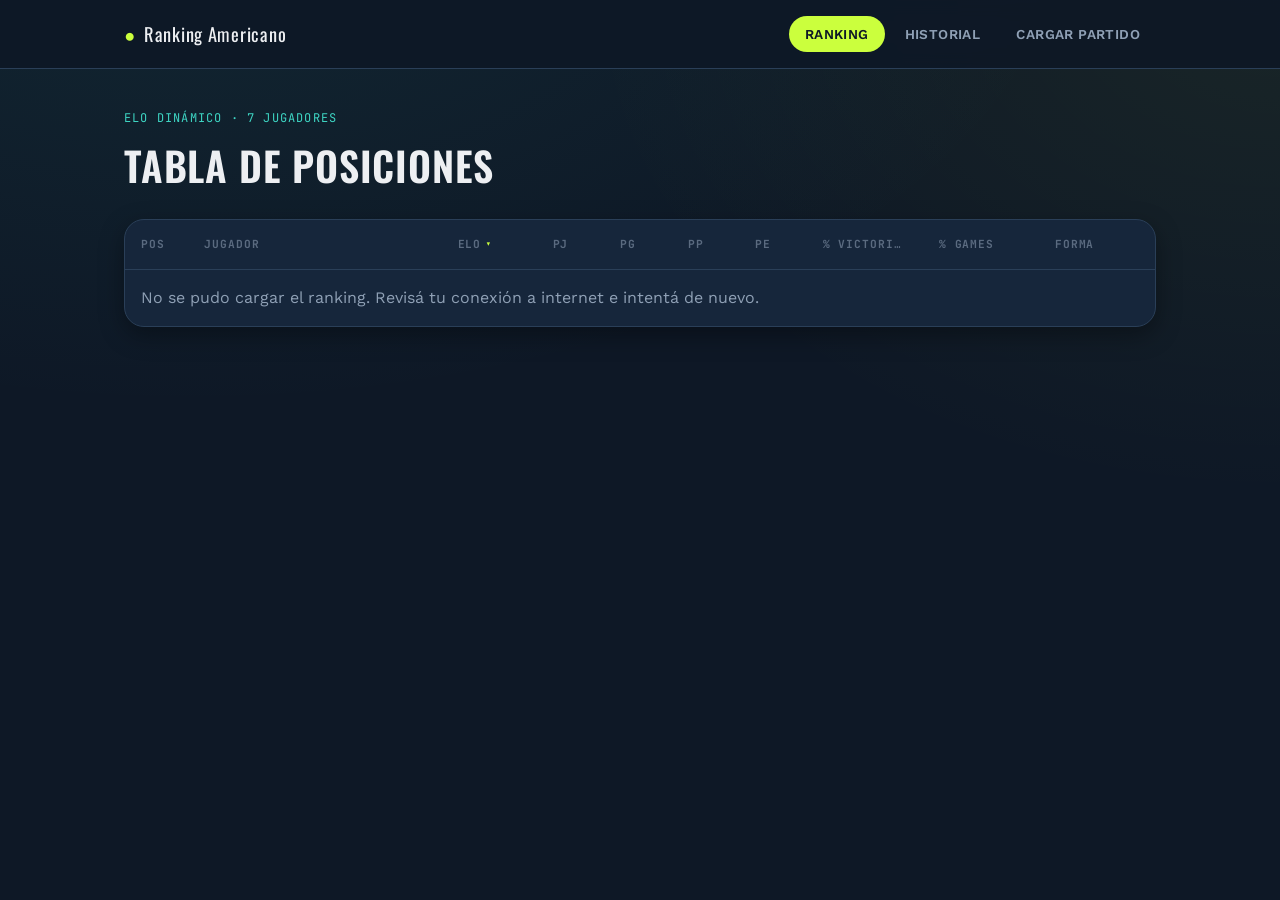
<file: index.html>
<!DOCTYPE html>
<html lang="es">
<head>
  <meta charset="UTF-8" />
  <meta name="viewport" content="width=device-width, initial-scale=1.0" />
  <title>Ranking — Americano de Pádel</title>
  <meta name="description" content="Ranking Elo del grupo de pádel: posiciones, estadísticas y forma reciente de cada jugador." />

  <link rel="preconnect" href="https://fonts.googleapis.com" />
  <link rel="preconnect" href="https://fonts.gstatic.com" crossorigin />
  <link href="https://fonts.googleapis.com/css2?family=Oswald:wght@500;600;700&family=Work+Sans:wght@400;500;600&family=JetBrains+Mono:wght@400;600;700&display=swap" rel="stylesheet" />
  <link rel="icon" type="image/png" href="/assets/images/favicon.png" />
  <link rel="stylesheet" href="css/reset.css" />
  <link rel="stylesheet" href="css/variables.css" />
  <link rel="stylesheet" href="css/styles.css" />
</head>
<body>

  <header class="site-header">
    <div class="container">
      <a href="index.html" class="brand"><span class="brand-mark">●</span> Ranking Americano</a>
      <button class="nav-toggle" id="nav-toggle" aria-expanded="false" aria-controls="main-nav" aria-label="Abrir menú">
        <span class="nav-toggle__bar"></span>
        <span class="nav-toggle__bar"></span>
        <span class="nav-toggle__bar"></span>
      </button>
      <nav class="main-nav" id="main-nav" aria-label="Navegación principal">
        <a href="index.html" aria-current="page">Ranking</a>
        <a href="historial.html">Historial</a>
        <a href="cargar.html">Cargar Partido</a>
      </nav>
    </div>
  </header>

  <main>
    <div class="container">
      <div class="page-header">
        <span class="eyebrow">Elo dinámico · 7 jugadores</span>
        <h1>Tabla de posiciones</h1>
      </div>

      <div class="table-scroll">
        <table class="ranking-table">
          <colgroup>
            <col class="col-pos" />
            <col class="col-jugador" />
            <col class="col-elo" />
            <col class="col-pj" />
            <col class="col-pg" />
            <col class="col-pp" />
            <col class="col-pe" />
            <col class="col-pctv" />
            <col class="col-pctg" />
            <col class="col-forma" />
          </colgroup>
          <thead>
            <tr>
              <th>Pos</th>
              <th>Jugador</th>
              <th data-criterio="elo" tabindex="0" role="button" aria-sort="descending">Elo</th>
              <th data-criterio="partidos" tabindex="0" role="button" aria-sort="none">PJ</th>
              <th data-criterio="victorias" tabindex="0" role="button" aria-sort="none">PG</th>
              <th data-criterio="derrotas" tabindex="0" role="button" aria-sort="none">PP</th>
              <th data-criterio="empates" tabindex="0" role="button" aria-sort="none">PE</th>
              <th data-criterio="pctVictorias" tabindex="0" role="button" aria-sort="none">% Victorias</th>
              <th data-criterio="pctGames" tabindex="0" role="button" aria-sort="none">% Games</th>
              <th>Forma</th>
            </tr>
          </thead>
          <tbody id="ranking-body">
            <tr><td colspan="10" class="empty-state">Cargando ranking…</td></tr>
          </tbody>
        </table>
      </div>
    </div>
  </main>

  <script src="js/nav.js"></script>
  <script src="js/data.js"></script>
  <script src="js/elo.js"></script>
  <script src="js/partidos.js"></script>
  <script src="js/ranking.js"></script>
</body>
</html>
</file>
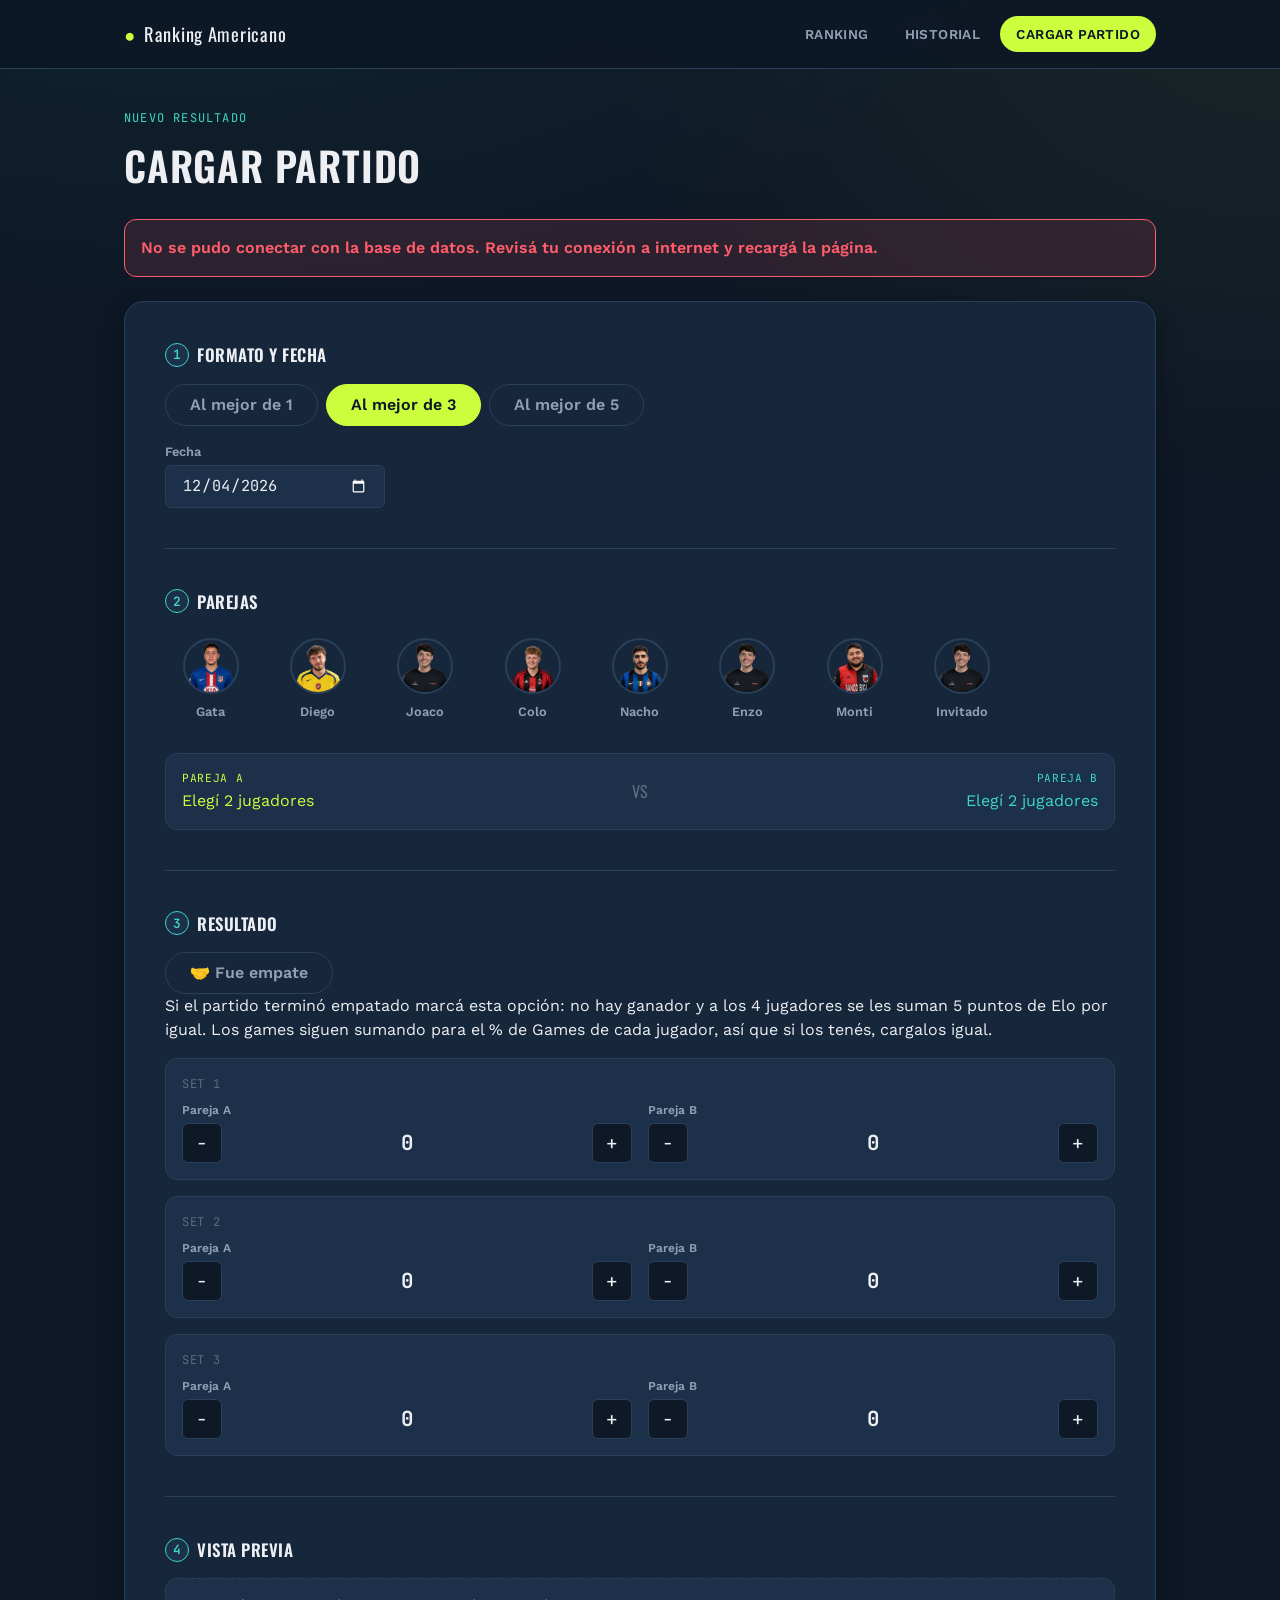
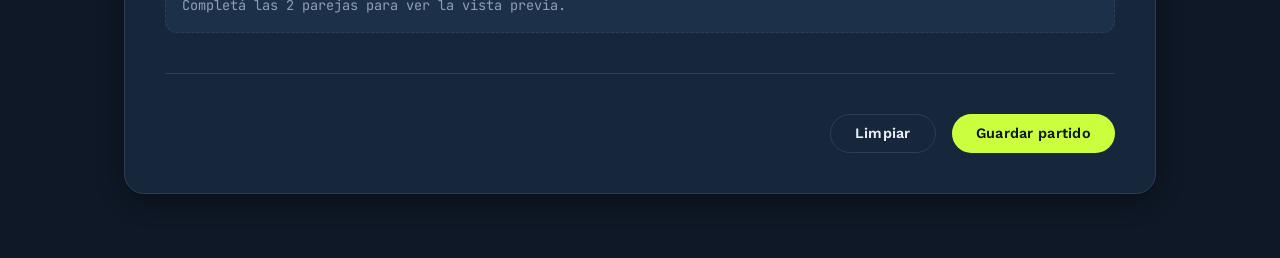
<file: cargar.html>
<!DOCTYPE html>
<html lang="es">
<head>
  <meta charset="UTF-8" />
  <meta name="viewport" content="width=device-width, initial-scale=1.0" />
  <title>Cargar Partido — Americano de Pádel</title>
  <meta name="description" content="Cargá el resultado de un partido: formato, parejas y sets. El ranking se actualiza al instante." />

  <link rel="preconnect" href="https://fonts.googleapis.com" />
  <link rel="preconnect" href="https://fonts.gstatic.com" crossorigin />
  <link href="https://fonts.googleapis.com/css2?family=Oswald:wght@500;600;700&family=Work+Sans:wght@400;500;600&family=JetBrains+Mono:wght@400;600;700&display=swap" rel="stylesheet" />
  <link rel="icon" type="image/png" href="/assets/images/favicon.png" />
  <link rel="stylesheet" href="css/reset.css" />
  <link rel="stylesheet" href="css/variables.css" />
  <link rel="stylesheet" href="css/styles.css" />
</head>
<body>

  <header class="site-header">
    <div class="container">
      <a href="index.html" class="brand"><span class="brand-mark">●</span> Ranking Americano</a>
      <button class="nav-toggle" id="nav-toggle" aria-expanded="false" aria-controls="main-nav" aria-label="Abrir menú">
        <span class="nav-toggle__bar"></span>
        <span class="nav-toggle__bar"></span>
        <span class="nav-toggle__bar"></span>
      </button>
      <nav class="main-nav" id="main-nav" aria-label="Navegación principal">
        <a href="index.html">Ranking</a>
        <a href="historial.html">Historial</a>
        <a href="cargar.html" aria-current="page">Cargar Partido</a>
      </nav>
    </div>
  </header>

  <main>
    <div class="container">
      <div class="page-header">
        <span class="eyebrow" id="page-eyebrow">Nuevo resultado</span>
        <h1 id="page-titulo">Cargar partido</h1>
      </div>

      <div id="editar-banner" class="feedback-banner" style="display:none;"></div>
      <div id="feedback-banner" class="feedback-banner" role="status"></div>

      <form class="form-card" id="form-cargar-partido" novalidate>

        <div class="form-step">
          <h2 class="form-step__title"><span class="form-step__num">1</span> Formato y fecha</h2>
          <div class="pill-group" role="radiogroup" aria-label="Formato del partido">
            <label class="pill-option">
              <input type="radio" name="formato" value="1" />
              <span>Al mejor de 1</span>
            </label>
            <label class="pill-option">
              <input type="radio" name="formato" value="3" checked />
              <span>Al mejor de 3</span>
            </label>
            <label class="pill-option">
              <input type="radio" name="formato" value="5" />
              <span>Al mejor de 5</span>
            </label>
          </div>
          <div class="field-group field-group--fecha">
            <label for="fecha-partido">Fecha</label>
            <input type="date" id="fecha-partido" />
          </div>
        </div>

        <div class="form-step">
          <h2 class="form-step__title"><span class="form-step__num">2</span> Parejas</h2>
          <div class="chips-grid" id="chips-grid" role="group" aria-label="Selección de jugadores"></div>

          <div class="parejas-resumen">
            <div class="resumen-pareja resumen-a">
              <span class="resumen-pareja__label">Pareja A</span>
              <span id="resumen-a-nombres">Elegí 2 jugadores</span>
            </div>
            <span class="resumen-vs">VS</span>
            <div class="resumen-pareja resumen-b">
              <span class="resumen-pareja__label">Pareja B</span>
              <span id="resumen-b-nombres">Elegí 2 jugadores</span>
            </div>
          </div>
        </div>

        <div class="form-step">
          <h2 class="form-step__title"><span class="form-step__num">3</span> Resultado</h2>
          <label class="pill-option pill-option--empate">
            <input type="checkbox" id="check-empate" />
            <span>🤝 Fue empate</span>
          </label>
          <span class="step-hint" id="empate-hint">Si el partido terminó empatado marcá esta opción: no hay ganador y a los 4 jugadores se les suman 5 puntos de Elo por igual. Los games siguen sumando para el % de Games de cada jugador, así que si los tenés, cargalos igual.</span>
          <div class="sets-inputs" id="sets-inputs"></div>
        </div>

        <div class="form-step">
          <h2 class="form-step__title"><span class="form-step__num">4</span> Vista previa</h2>
          <div class="preview-panel" id="preview-panel">
            <span class="stat-muted">Completá las parejas y al menos un set para ver la vista previa.</span>
          </div>
        </div>

        <div class="form-actions">
          <button type="button" id="btn-limpiar" class="btn btn-secondary">Limpiar</button>
          <button type="submit" class="btn btn-primary" id="btn-guardar">Guardar partido</button>
        </div>
      </form>
    </div>
  </main>

  <script src="js/nav.js"></script>
  <script src="js/data.js"></script>
  <script src="js/elo.js"></script>
  <script src="js/partidos.js"></script>
  <script src="js/cargar.js"></script>
</body>
</html>
</file>
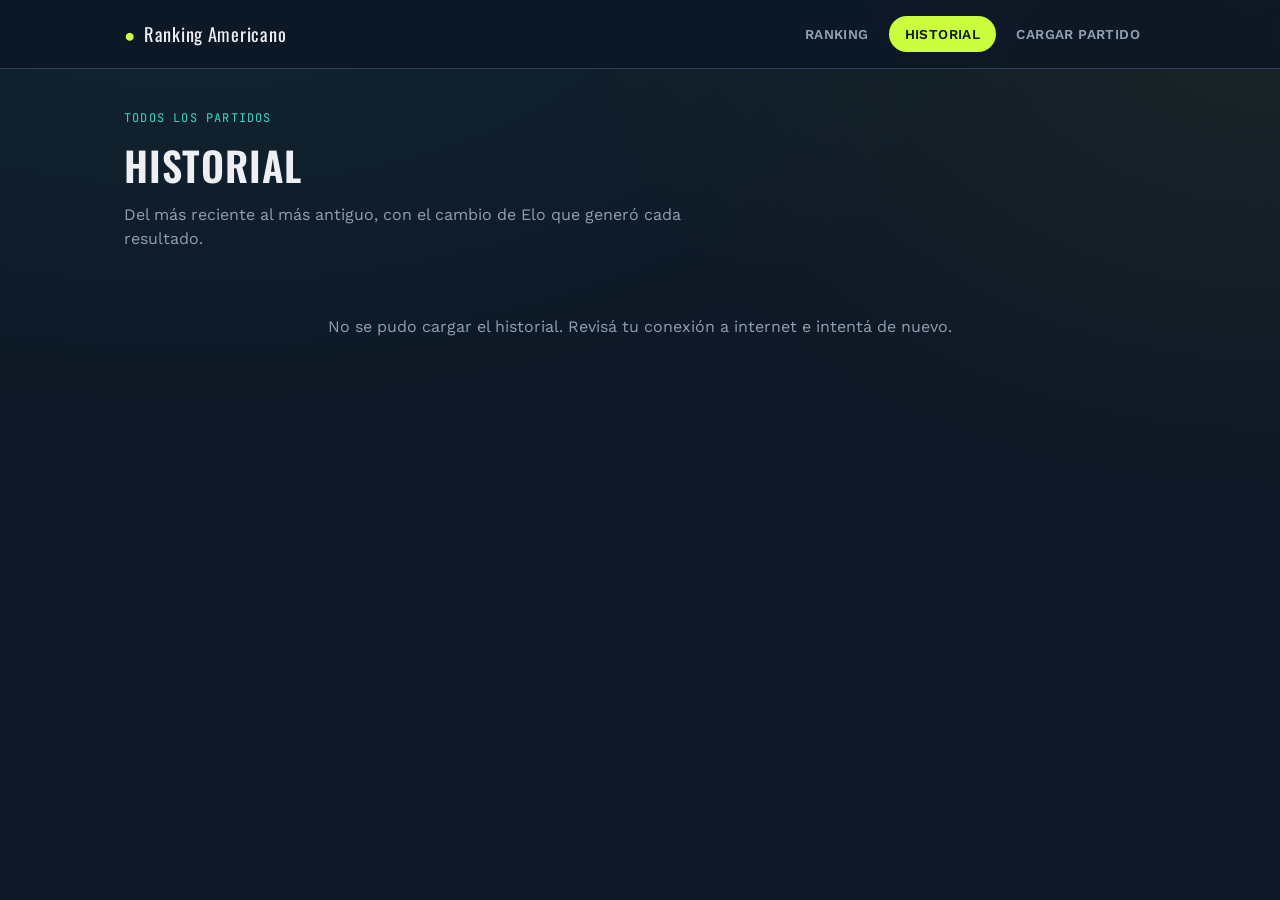
<file: historial.html>
<!DOCTYPE html>
<html lang="es">
<head>
  <meta charset="UTF-8" />
  <meta name="viewport" content="width=device-width, initial-scale=1.0" />
  <title>Historial — Americano de Pádel</title>
  <meta name="description" content="Historial completo de partidos jugados, resultados por set y variación de Elo." />

  <link rel="preconnect" href="https://fonts.googleapis.com" />
  <link rel="preconnect" href="https://fonts.gstatic.com" crossorigin />
  <link href="https://fonts.googleapis.com/css2?family=Oswald:wght@500;600;700&family=Work+Sans:wght@400;500;600&family=JetBrains+Mono:wght@400;600;700&display=swap" rel="stylesheet" />
  <link rel="icon" type="image/png" href="/assets/images/favicon.png" />
  <link rel="stylesheet" href="css/reset.css" />
  <link rel="stylesheet" href="css/variables.css" />
  <link rel="stylesheet" href="css/styles.css" />
</head>
<body>

  <header class="site-header">
    <div class="container">
      <a href="index.html" class="brand"><span class="brand-mark">●</span> Ranking Americano</a>
      <button class="nav-toggle" id="nav-toggle" aria-expanded="false" aria-controls="main-nav" aria-label="Abrir menú">
        <span class="nav-toggle__bar"></span>
        <span class="nav-toggle__bar"></span>
        <span class="nav-toggle__bar"></span>
      </button>
      <nav class="main-nav" id="main-nav" aria-label="Navegación principal">
        <a href="index.html">Ranking</a>
        <a href="historial.html" aria-current="page">Historial</a>
        <a href="cargar.html">Cargar Partido</a>
      </nav>
    </div>
  </header>

  <main>
    <div class="container">
      <div class="page-header">
        <span class="eyebrow">Todos los partidos</span>
        <h1>Historial</h1>
        <p>Del más reciente al más antiguo, con el cambio de Elo que generó cada resultado.</p>
      </div>

      <div class="historial-container" id="match-list">
        <p class="empty-state">Cargando historial…</p>
      </div>
    </div>
  </main>

  <script src="js/nav.js"></script>
  <script src="js/data.js"></script>
  <script src="js/elo.js"></script>
  <script src="js/partidos.js"></script>
  <script src="js/historial.js"></script>
</body>
</html>
</file>
<file: css/variables.css>
/* ============================================
   VARIABLES — sistema de diseño "Marcador de Pádel"
   Inspirado en las paredes de vidrio y la pelota
   fluorescente de una cancha de pádel de noche.
   ============================================ */

:root {
  /* --- Color: superficies --- */
  --color-bg: #0e1826;
  --color-bg-panel: #16263b;
  --color-bg-panel-alt: #1c3049;
  --color-border: #2a3f58;

  /* --- Color: acentos --- */
  --color-ball: #cbff3d;       /* pelota de pádel */
  --color-ball-dim: #8fb32a;
  --color-glass: #3ed6c4;      /* pared de vidrio */
  --color-loss: #ff5c6c;
  --color-invitado: #5b6b80;

  /* --- Color: texto --- */
  --color-text: #edeff2;
  --color-text-muted: #8fa0b5;
  --color-text-faint: #5b6b80;

  /* --- Tipografía --- */
  --font-display: "Oswald", "Arial Narrow", sans-serif;
  --font-body: "Work Sans", system-ui, sans-serif;
  --font-mono: "JetBrains Mono", "Courier New", monospace;

  /* --- Radios --- */
  --radius-sm: 6px;
  --radius-md: 12px;
  --radius-lg: 20px;
  --radius-full: 999px;

  /* --- Espaciados --- */
  --space-1: 4px;
  --space-2: 8px;
  --space-3: 16px;
  --space-4: 24px;
  --space-5: 40px;
  --space-6: 64px;

  /* --- Sombra --- */
  --shadow-panel: 0 8px 24px rgba(0, 0, 0, 0.35);

  /* --- Transición --- */
  --ease: cubic-bezier(0.4, 0, 0.2, 1);
}
</file>
<file: css/styles.css>
/* ============================================
   ESTILOS GENERALES
   ============================================ */

body {
  background: var(--color-bg);
  background-image:
    radial-gradient(ellipse 900px 500px at 15% -10%, rgba(62, 214, 196, 0.08), transparent),
    radial-gradient(ellipse 700px 500px at 100% 0%, rgba(203, 255, 61, 0.06), transparent);
  color: var(--color-text);
  font-family: var(--font-body);
}

.container {
  max-width: 1080px;
  margin: 0 auto;
  padding: 0 var(--space-4);
}

h1, h2, h3 {
  font-family: var(--font-display);
  text-transform: uppercase;
  letter-spacing: 0.02em;
  font-weight: 600;
}

/* ============================================
   NAVEGACIÓN
   ============================================ */

.site-header {
  position: sticky;
  top: 0;
  z-index: 10;
  background: rgba(14, 24, 38, 0.9);
  backdrop-filter: blur(8px);
  border-bottom: 1px solid var(--color-border);
}

.site-header .container {
  display: flex;
  align-items: center;
  justify-content: space-between;
  gap: var(--space-4);
  padding-top: var(--space-3);
  padding-bottom: var(--space-3);
  position: relative;
}

.brand {
  display: flex;
  align-items: baseline;
  gap: var(--space-2);
  font-family: var(--font-display);
  font-size: 1.15rem;
  letter-spacing: 0.04em;
}

.brand .brand-mark {
  color: var(--color-ball);
}

.main-nav {
  display: flex;
  gap: var(--space-1);
}

.main-nav a {
  display: block;
  padding: var(--space-2) var(--space-3);
  border-radius: var(--radius-full);
  font-size: 0.85rem;
  font-weight: 600;
  letter-spacing: 0.03em;
  text-transform: uppercase;
  color: var(--color-text-muted);
  transition: color 0.2s var(--ease), background 0.2s var(--ease);
}

.main-nav a:hover {
  color: var(--color-text);
}

.main-nav a[aria-current="page"] {
  color: var(--color-bg);
  background: var(--color-ball);
}

/* --- Botón hamburguesa (solo visible en mobile, ver media query) --- */

.nav-toggle {
  display: none;
  flex-direction: column;
  justify-content: center;
  gap: 5px;
  width: 40px;
  height: 40px;
  border-radius: var(--radius-sm);
  flex-shrink: 0;
}

.nav-toggle__bar {
  display: block;
  width: 20px;
  height: 2px;
  background: var(--color-text);
  margin: 0 auto;
  transition: transform 0.2s var(--ease), opacity 0.2s var(--ease);
}

.nav-toggle--activo .nav-toggle__bar:nth-child(1) {
  transform: translateY(7px) rotate(45deg);
}

.nav-toggle--activo .nav-toggle__bar:nth-child(2) {
  opacity: 0;
}

.nav-toggle--activo .nav-toggle__bar:nth-child(3) {
  transform: translateY(-7px) rotate(-45deg);
}

/* ============================================
   PÁGINA — encabezado de sección
   ============================================ */

.page-header {
  padding: var(--space-5) 0 var(--space-4);
}

.page-header .eyebrow {
  display: block;
  font-family: var(--font-mono);
  font-size: 0.75rem;
  letter-spacing: 0.1em;
  text-transform: uppercase;
  color: var(--color-glass);
  margin-bottom: var(--space-2);
}

.page-header h1 {
  font-size: clamp(1.8rem, 4vw, 2.5rem);
}

.page-header p {
  margin-top: var(--space-2);
  color: var(--color-text-muted);
  max-width: 60ch;
}

main {
  padding-bottom: var(--space-6);
}

/* ============================================
   RANKING — tabla
   ============================================ */

.table-scroll {
  overflow-x: auto;
  border: 1px solid var(--color-border);
  border-radius: var(--radius-lg);
  background: var(--color-bg-panel);
  box-shadow: var(--shadow-panel);
}

.ranking-table {
  min-width: 980px;
  table-layout: fixed;
}

/* Anchos fijos por columna. Con table-layout:fixed el ancho de cada
   columna sale de acá (no del contenido), lo que evita un bug de WebKit
   (Safari/iOS) donde un `display:flex` dentro de un <td> hace que el
   cálculo automático de columnas falle y el texto de columnas vecinas
   quede superpuesto. */
.ranking-table col.col-pos { width: 60px; }
.ranking-table col.col-jugador { width: 240px; }
.ranking-table col.col-elo { width: 90px; }
.ranking-table col.col-pj,
.ranking-table col.col-pg,
.ranking-table col.col-pp,
.ranking-table col.col-pe { width: 64px; }
.ranking-table col.col-pctv,
.ranking-table col.col-pctg { width: 110px; }
.ranking-table col.col-forma { width: 110px; }

.ranking-table th,
.ranking-table td {
  overflow: hidden;
  text-overflow: ellipsis;
}

.ranking-table th,
.ranking-table td {
  padding: var(--space-3);
  text-align: left;
  white-space: nowrap;
}

.ranking-table thead th {
  font-family: var(--font-mono);
  font-size: 0.7rem;
  letter-spacing: 0.08em;
  text-transform: uppercase;
  color: var(--color-text-faint);
  border-bottom: 1px solid var(--color-border);
}

.ranking-table thead th[data-criterio] {
  cursor: pointer;
  user-select: none;
  transition: color 0.15s var(--ease);
}

.ranking-table thead th[data-criterio]:hover {
  color: var(--color-text);
}

.ranking-table thead th[data-criterio]:focus-visible {
  outline: 2px solid var(--color-glass);
  outline-offset: -2px;
}

.ranking-table thead th[data-criterio]::after {
  content: "";
  display: inline-block;
  margin-left: 4px;
}

.ranking-table thead th[data-criterio][aria-sort="descending"]::after {
  content: "▾";
  color: var(--color-ball);
}

.ranking-table thead th[data-criterio][aria-sort="ascending"]::after {
  content: "▴";
  color: var(--color-ball);
}

.ranking-table thead th.th-activo {
  color: var(--color-text);
}

.ranking-table tbody tr {
  border-bottom: 1px solid var(--color-border);
  transition: background 0.15s var(--ease);
}

.ranking-table tbody tr:last-child {
  border-bottom: none;
}

.ranking-table tbody tr:hover {
  background: var(--color-bg-panel-alt);
}

.ranking-table tbody tr.pos-1 { border-left: 3px solid var(--color-ball); }
.ranking-table tbody tr.pos-2 { border-left: 3px solid var(--color-glass); }
.ranking-table tbody tr.pos-3 { border-left: 3px solid var(--color-text-faint); }

.pos-num {
  font-family: var(--font-display);
  font-size: 1.3rem;
  color: var(--color-text-faint);
}

.pos-1 .pos-num { color: var(--color-ball); }
.pos-2 .pos-num { color: var(--color-glass); }

.player-cell {
  display: flex;
  align-items: center;
  gap: var(--space-3);
  min-width: 0;
}

.player-name {
  font-weight: 600;
  font-size: 1.05rem;
  overflow: hidden;
  text-overflow: ellipsis;
  white-space: nowrap;
  min-width: 0;
}

.avatar {
  width: 34px;
  height: 34px;
  border-radius: var(--radius-full);
  border: 1.5px solid var(--color-border);
  flex-shrink: 0;
  object-fit: cover;
}

.ranking-table .avatar {
  width: 80px;
  height: 80px;
  border-width: 3px;
}

.ranking-table tbody tr.pos-1 .avatar {
  border-color: var(--color-ball);
  box-shadow: 0 0 0 3px rgba(203, 255, 61, 0.15);
}

.ranking-table tbody tr.pos-2 .avatar {
  border-color: var(--color-glass);
  box-shadow: 0 0 0 3px rgba(62, 214, 196, 0.12);
}

.ranking-table tbody tr.pos-3 .avatar {
  border-color: var(--color-text-faint);
}

.elo-value {
  font-family: var(--font-mono);
  font-size: 1.1rem;
  font-weight: 700;
  color: var(--color-ball);
}

.stat-muted {
  font-family: var(--font-mono);
  color: var(--color-text-muted);
}

.forma-dots {
  display: flex;
  gap: 3px;
}

.forma-dot {
  width: 8px;
  height: 8px;
  border-radius: var(--radius-full);
  background: transparent;
  border: 1.5px solid var(--color-text-faint);
}

.forma-dot.win {
  background: var(--color-ball);
  border-color: var(--color-ball);
}

.forma-dot.loss {
  background: var(--color-loss);
  border-color: var(--color-loss);
}

.forma-dot.draw {
  background: var(--color-glass);
  border-color: var(--color-glass);
}

.empty-state {
  padding: var(--space-5);
  text-align: center;
  color: var(--color-text-muted);
}

/* ============================================
   BOTONES
   ============================================ */

.btn {
  display: inline-flex;
  align-items: center;
  justify-content: center;
  gap: var(--space-2);
  padding: var(--space-2) var(--space-4);
  border-radius: var(--radius-full);
  font-weight: 600;
  font-size: 0.9rem;
  letter-spacing: 0.02em;
  transition: transform 0.15s var(--ease), opacity 0.15s var(--ease);
}

.btn:active {
  transform: scale(0.97);
}

.btn-primary {
  background: var(--color-ball);
  color: #0e1826;
}

.btn-primary:hover {
  opacity: 0.9;
}

.btn-primary:disabled {
  background: var(--color-border);
  color: var(--color-text-faint);
  cursor: not-allowed;
}

.btn-secondary {
  background: transparent;
  border: 1.5px solid var(--color-border);
  color: var(--color-text);
}

.btn-secondary:hover {
  border-color: var(--color-glass);
  color: var(--color-glass);
}

.btn-ghost {
  color: var(--color-text-muted);
  padding: var(--space-2) var(--space-2);
}

.btn-ghost:hover {
  color: var(--color-text);
}

/* ============================================
   HISTORIAL — tarjetas de partido
   ============================================ */

.match-list {
  display: flex;
  flex-direction: column;
  gap: var(--space-3);
}

.historial-container {
  display: flex;
  flex-direction: column;
  gap: var(--space-5);
}

.match-day-group__titulo {
  font-family: var(--font-mono);
  font-size: 0.8rem;
  font-weight: 600;
  text-transform: uppercase;
  letter-spacing: 0.05em;
  color: var(--color-text-muted);
  margin-bottom: var(--space-3);
  padding-bottom: var(--space-2);
  border-bottom: 1px solid var(--color-border);
}

.match-card__editado {
  color: var(--color-glass);
  font-style: italic;
}

.match-card__actions {
  display: flex;
  justify-content: flex-end;
  gap: var(--space-2);
  margin-top: var(--space-2);
  padding-top: var(--space-2);
  border-top: 1px solid var(--color-border);
}

.match-card {
  background: var(--color-bg-panel);
  border: 1px solid var(--color-border);
  border-radius: var(--radius-md);
  padding: var(--space-3) var(--space-4);
}

.match-card__meta {
  display: flex;
  justify-content: space-between;
  align-items: center;
  margin-bottom: var(--space-3);
  font-family: var(--font-mono);
  font-size: 0.75rem;
  color: var(--color-text-faint);
  letter-spacing: 0.05em;
  text-transform: uppercase;
}

.match-rows {
  display: flex;
  flex-direction: column;
}

.match-row {
  display: flex;
  align-items: center;
  flex-wrap: wrap;
  gap: var(--space-2) var(--space-3);
  padding: var(--space-2) 0;
  border-left: 3px solid transparent;
  padding-left: var(--space-2);
}

.match-row + .match-row {
  border-top: 1px solid var(--color-border);
}

.match-row--ganadora {
  border-left-color: var(--color-ball);
}

.match-row__team {
  display: flex;
  align-items: center;
  gap: var(--space-2);
  min-width: 140px;
  flex: 1 1 160px;
}

.match-row__avatars {
  display: flex;
  flex-shrink: 0;
}

.match-row__avatars .avatar {
  width: 26px;
  height: 26px;
}

.match-row__avatars .avatar:not(:first-child) {
  margin-left: -8px;
  border-color: var(--color-bg-panel);
}

.match-row__names {
  font-weight: 600;
  font-size: 0.9rem;
}

.match-row--ganadora .match-row__names {
  color: var(--color-ball);
}

.match-row__sets {
  display: flex;
  gap: 6px;
  flex-shrink: 0;
}

.set-chip {
  min-width: 26px;
  text-align: center;
  padding: 3px 6px;
  border-radius: var(--radius-sm);
  background: var(--color-bg-panel-alt);
  border: 1px solid var(--color-border);
  font-family: var(--font-mono);
  font-size: 0.85rem;
  color: var(--color-text-muted);
}

.set-chip--ganado {
  color: var(--color-text);
  font-weight: 700;
  border-color: var(--color-text-faint);
}

.match-row__total {
  min-width: 20px;
  text-align: center;
  font-family: var(--font-display);
  font-size: 1.1rem;
  color: var(--color-text-faint);
  flex-shrink: 0;
}

.match-row--ganadora .match-row__total {
  color: var(--color-ball);
}

.match-row__delta {
  margin-left: auto;
  font-family: var(--font-mono);
  font-size: 0.8rem;
  color: var(--color-text-muted);
  flex-shrink: 0;
}

.match-row__delta.up {
  color: var(--color-ball);
}

.match-row__delta.down {
  color: var(--color-loss);
}

/* ============================================
   CARGADOR DE PARTIDOS — formulario por pasos
   ============================================ */

.form-card {
  background: var(--color-bg-panel);
  border: 1px solid var(--color-border);
  border-radius: var(--radius-lg);
  box-shadow: var(--shadow-panel);
  padding: var(--space-5);
}

.form-step {
  padding-bottom: var(--space-5);
  margin-bottom: var(--space-5);
  border-bottom: 1px solid var(--color-border);
}

.form-step:last-of-type {
  border-bottom: none;
  margin-bottom: 0;
  padding-bottom: 0;
}

.form-step__title {
  display: flex;
  align-items: center;
  gap: var(--space-2);
  font-family: var(--font-display);
  font-size: 1.05rem;
  text-transform: uppercase;
  letter-spacing: 0.03em;
  margin-bottom: var(--space-3);
}

.form-step__num {
  display: inline-flex;
  align-items: center;
  justify-content: center;
  width: 24px;
  height: 24px;
  border-radius: var(--radius-full);
  background: var(--color-bg-panel-alt);
  border: 1px solid var(--color-glass);
  color: var(--color-glass);
  font-family: var(--font-mono);
  font-size: 0.8rem;
}

.pill-group {
  display: flex;
  gap: var(--space-2);
  flex-wrap: wrap;
}

.pill-option input {
  position: absolute;
  opacity: 0;
  pointer-events: none;
}

.pill-option span {
  display: inline-block;
  padding: var(--space-2) var(--space-4);
  border-radius: var(--radius-full);
  border: 1.5px solid var(--color-border);
  color: var(--color-text-muted);
  font-weight: 600;
  cursor: pointer;
  transition: all 0.15s var(--ease);
}

.pill-option input:checked + span {
  border-color: var(--color-ball);
  color: var(--color-bg);
  background: var(--color-ball);
}

.pill-option--empate {
  margin-bottom: var(--space-3);
}

.pill-option--empate input:checked + span {
  border-color: var(--color-glass);
  color: var(--color-bg);
  background: var(--color-glass);
}

.match-card--empate {
  border-color: var(--color-glass);
}

.step-hint {
  margin-bottom: var(--space-3);
  display: block;
}

.field-group {
  display: flex;
  flex-direction: column;
  gap: var(--space-1);
}

.field-group label {
  font-size: 0.8rem;
  color: var(--color-text-muted);
  font-weight: 600;
}

.field-group input[type="date"] {
  color-scheme: dark;
  background: var(--color-bg-panel-alt);
  border: 1.5px solid var(--color-border);
  border-radius: var(--radius-sm);
  padding: var(--space-2) var(--space-3);
  color: var(--color-text);
  font-family: var(--font-mono);
  font-size: 0.95rem;
  max-width: 220px;
}

.field-group input[type="date"]:focus-visible {
  outline: 2px solid var(--color-glass);
  border-color: var(--color-glass);
}

.field-group--fecha {
  margin-top: var(--space-3);
}

a:focus-visible,
button:focus-visible,
.jugador-chip:focus-visible {
  outline: 2px solid var(--color-glass);
  outline-offset: 2px;
}

/* --- Chips de selección de jugadores --- */

.chips-grid {
  display: grid;
  grid-template-columns: repeat(auto-fill, minmax(84px, 1fr));
  gap: var(--space-3);
  margin-bottom: var(--space-4);
}

.jugador-chip {
  display: flex;
  flex-direction: column;
  align-items: center;
  gap: var(--space-2);
  padding: var(--space-2);
  border-radius: var(--radius-md);
  transition: transform 0.15s var(--ease), opacity 0.15s var(--ease);
}

.jugador-chip:active {
  transform: scale(0.95);
}

.jugador-chip:disabled {
  opacity: 0.3;
  cursor: not-allowed;
}

.chip-avatar-wrap {
  position: relative;
}

.chip-avatar {
  width: 56px;
  height: 56px;
  border-radius: var(--radius-full);
  border: 2px solid var(--color-border);
  transition: border-color 0.15s var(--ease);
}

.jugador-chip.chip-a .chip-avatar {
  border-color: var(--color-ball);
}

.jugador-chip.chip-b .chip-avatar {
  border-color: var(--color-glass);
}

.chip-badge {
  position: absolute;
  top: -4px;
  right: -6px;
  font-family: var(--font-mono);
  font-size: 0.6rem;
  font-weight: 700;
  padding: 2px 5px;
  border-radius: var(--radius-full);
  background: var(--color-bg);
  color: var(--color-text);
}

.jugador-chip.chip-a .chip-badge {
  background: var(--color-ball);
  color: var(--color-bg);
}

.jugador-chip.chip-b .chip-badge {
  background: var(--color-glass);
  color: var(--color-bg);
}

.chip-nombre {
  font-size: 0.8rem;
  font-weight: 600;
  color: var(--color-text-muted);
}

.jugador-chip.chip-a .chip-nombre,
.jugador-chip.chip-b .chip-nombre {
  color: var(--color-text);
}

.parejas-resumen {
  display: grid;
  grid-template-columns: 1fr auto 1fr;
  align-items: center;
  gap: var(--space-3);
  background: var(--color-bg-panel-alt);
  border: 1px solid var(--color-border);
  border-radius: var(--radius-md);
  padding: var(--space-3);
}

.resumen-pareja {
  display: flex;
  flex-direction: column;
  gap: 2px;
}

.resumen-b {
  text-align: right;
}

.resumen-pareja__label {
  font-family: var(--font-mono);
  font-size: 0.7rem;
  text-transform: uppercase;
  letter-spacing: 0.06em;
  color: var(--color-text-faint);
}

.resumen-a #resumen-a-nombres,
.resumen-a .resumen-pareja__label {
  color: var(--color-ball);
}

.resumen-b #resumen-b-nombres,
.resumen-b .resumen-pareja__label {
  color: var(--color-glass);
}

.resumen-vs {
  font-family: var(--font-display);
  color: var(--color-text-faint);
}

/* --- Sets con steppers --- */

.sets-inputs {
  display: flex;
  flex-direction: column;
  gap: var(--space-3);
}

.set-card {
  background: var(--color-bg-panel-alt);
  border: 1px solid var(--color-border);
  border-radius: var(--radius-md);
  padding: var(--space-3);
}

.set-card--bloqueado {
  opacity: 0.55;
  border-style: dashed;
}

.set-card__label {
  display: block;
  font-family: var(--font-mono);
  font-size: 0.75rem;
  text-transform: uppercase;
  letter-spacing: 0.06em;
  color: var(--color-text-faint);
  margin-bottom: var(--space-2);
}

.set-card__definido {
  display: block;
  font-size: 0.85rem;
  color: var(--color-text-muted);
  font-style: italic;
}

.stepper-row {
  display: grid;
  grid-template-columns: 1fr 1fr;
  gap: var(--space-3);
}

.stepper {
  display: flex;
  flex-direction: column;
  gap: var(--space-1);
}

.stepper__equipo {
  font-size: 0.75rem;
  font-weight: 600;
  color: var(--color-text-muted);
}

.stepper__controles {
  display: flex;
  align-items: center;
  gap: var(--space-2);
}

.stepper__btn {
  width: 40px;
  height: 40px;
  flex-shrink: 0;
  border-radius: var(--radius-sm);
  background: var(--color-bg);
  border: 1.5px solid var(--color-border);
  color: var(--color-text);
  font-size: 1.2rem;
  font-family: var(--font-mono);
  display: flex;
  align-items: center;
  justify-content: center;
  transition: border-color 0.15s var(--ease), color 0.15s var(--ease);
}

.stepper__btn:hover {
  border-color: var(--color-glass);
  color: var(--color-glass);
}

.stepper__btn:active {
  transform: scale(0.93);
}

.stepper__valor {
  flex: 1;
  text-align: center;
  font-family: var(--font-mono);
  font-size: 1.3rem;
  font-weight: 700;
}

.preview-panel {
  background: var(--color-bg-panel-alt);
  border: 1px dashed var(--color-border);
  border-radius: var(--radius-md);
  padding: var(--space-3);
  font-family: var(--font-mono);
  font-size: 0.85rem;
  color: var(--color-text-muted);
  min-height: 48px;
}

.preview-panel .preview-row {
  display: flex;
  justify-content: space-between;
  padding: 2px 0;
}

.preview-panel strong {
  color: var(--color-text);
}

.form-actions {
  display: flex;
  gap: var(--space-3);
  justify-content: flex-end;
  margin-top: var(--space-4);
}

.feedback-banner {
  padding: var(--space-3);
  border-radius: var(--radius-md);
  margin-bottom: var(--space-4);
  font-weight: 600;
  display: none;
}

.feedback-banner.show {
  display: block;
}

.feedback-banner.success {
  background: rgba(203, 255, 61, 0.12);
  border: 1px solid var(--color-ball);
  color: var(--color-ball);
}

.feedback-banner.error {
  background: rgba(255, 92, 108, 0.12);
  border: 1px solid var(--color-loss);
  color: var(--color-loss);
}

.feedback-banner.info {
  background: rgba(62, 214, 196, 0.1);
  border: 1px solid var(--color-glass);
  color: var(--color-glass);
}

.feedback-banner.info a {
  text-decoration: underline;
  font-weight: 700;
}

.btn-sm {
  padding: var(--space-1) var(--space-3);
  font-size: 0.75rem;
}

/* ============================================
   RESPONSIVE
   ============================================ */

@media (max-width: 640px) {
  .nav-toggle {
    display: flex;
  }

  .main-nav {
    display: none;
    position: absolute;
    top: 100%;
    left: 0;
    right: 0;
    flex-direction: column;
    gap: var(--space-1);
    background: var(--color-bg-panel);
    border: 1px solid var(--color-border);
    border-top: none;
    border-radius: 0 0 var(--radius-md) var(--radius-md);
    padding: var(--space-2);
    box-shadow: var(--shadow-panel);
    z-index: 20;
  }

  .main-nav.nav-open {
    display: flex;
  }

  .main-nav a {
    text-align: center;
  }

  .match-row__delta {
    margin-left: 0;
    flex-basis: 100%;
  }
  .chips-grid {
    grid-template-columns: repeat(auto-fill, minmax(68px, 1fr));
    gap: var(--space-2);
  }
  .chip-avatar {
    width: 48px;
    height: 48px;
  }
  .parejas-resumen {
    grid-template-columns: 1fr;
    text-align: left;
    gap: var(--space-2);
  }
  .resumen-b {
    text-align: left;
  }
  .resumen-vs {
    display: none;
  }
  .stepper-row {
    grid-template-columns: 1fr;
    gap: var(--space-2);
  }
  .form-card {
    padding: var(--space-3);
  }
}
</file>
